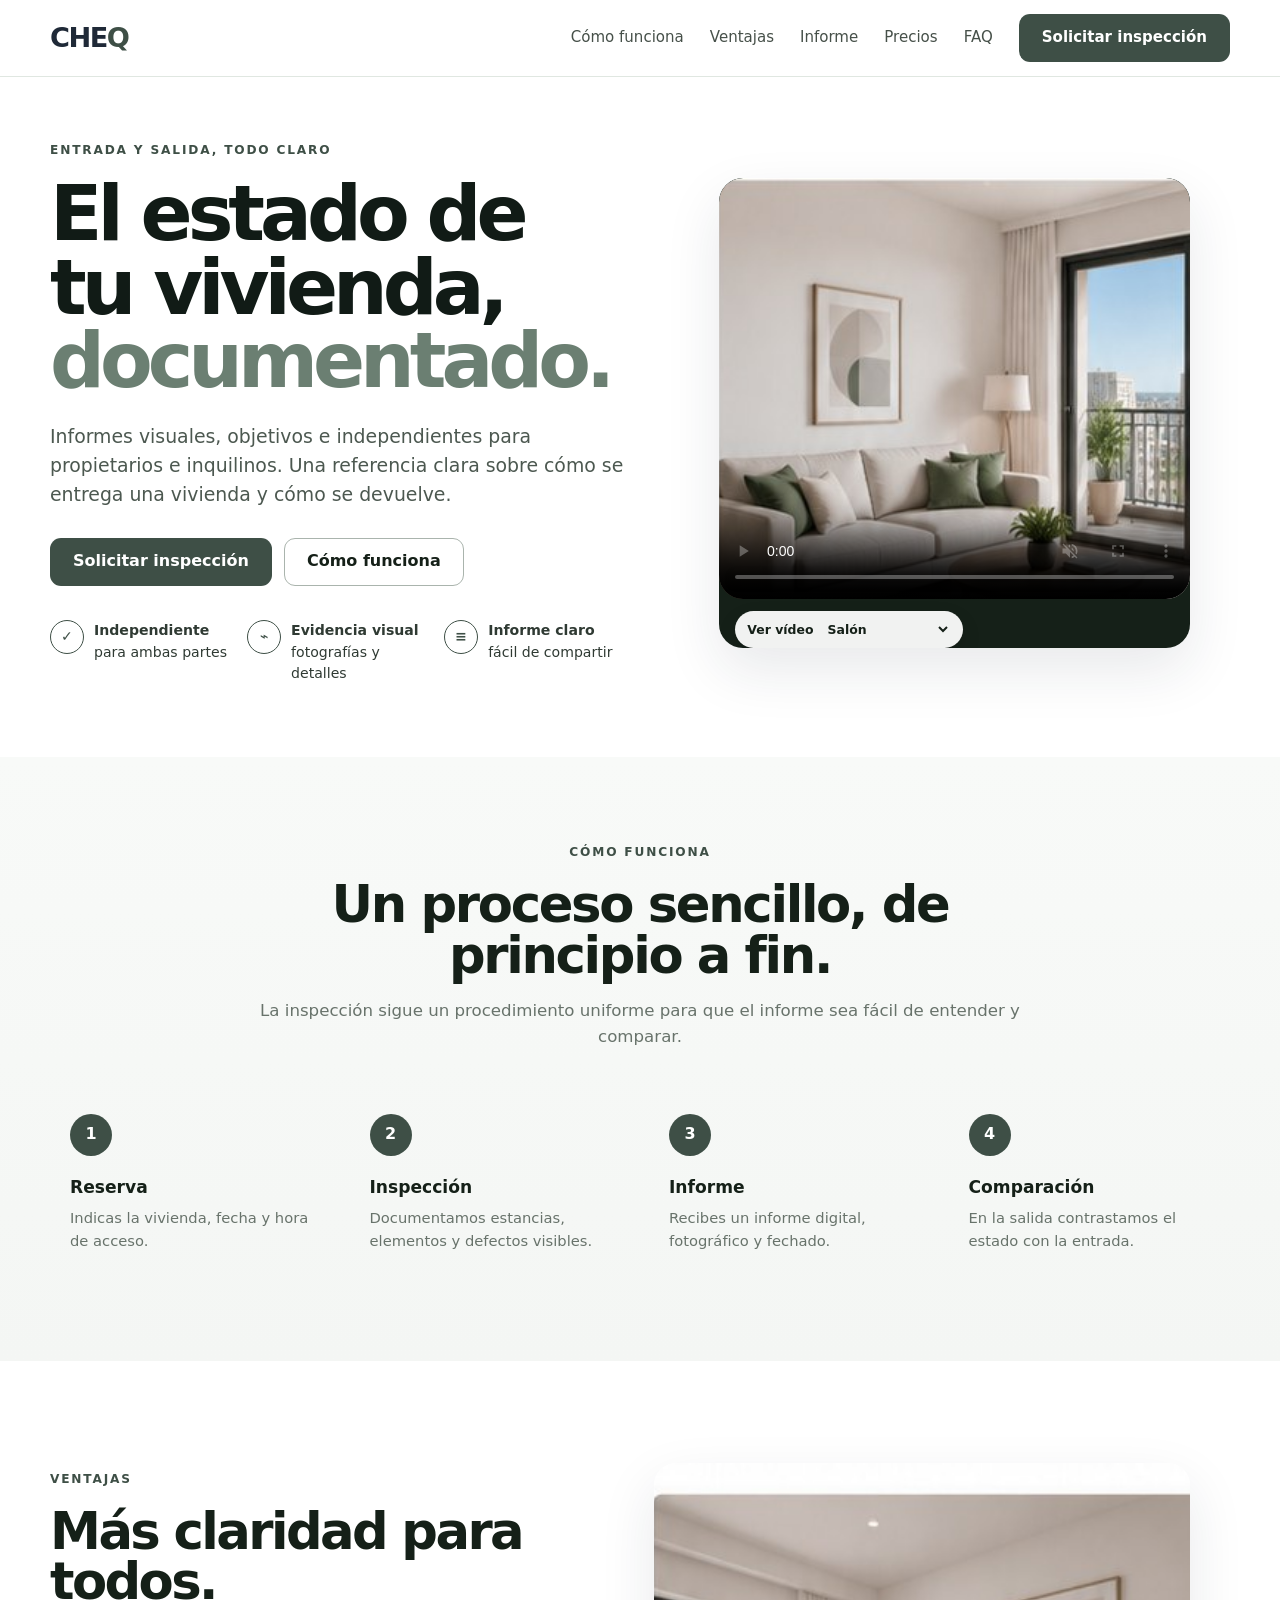
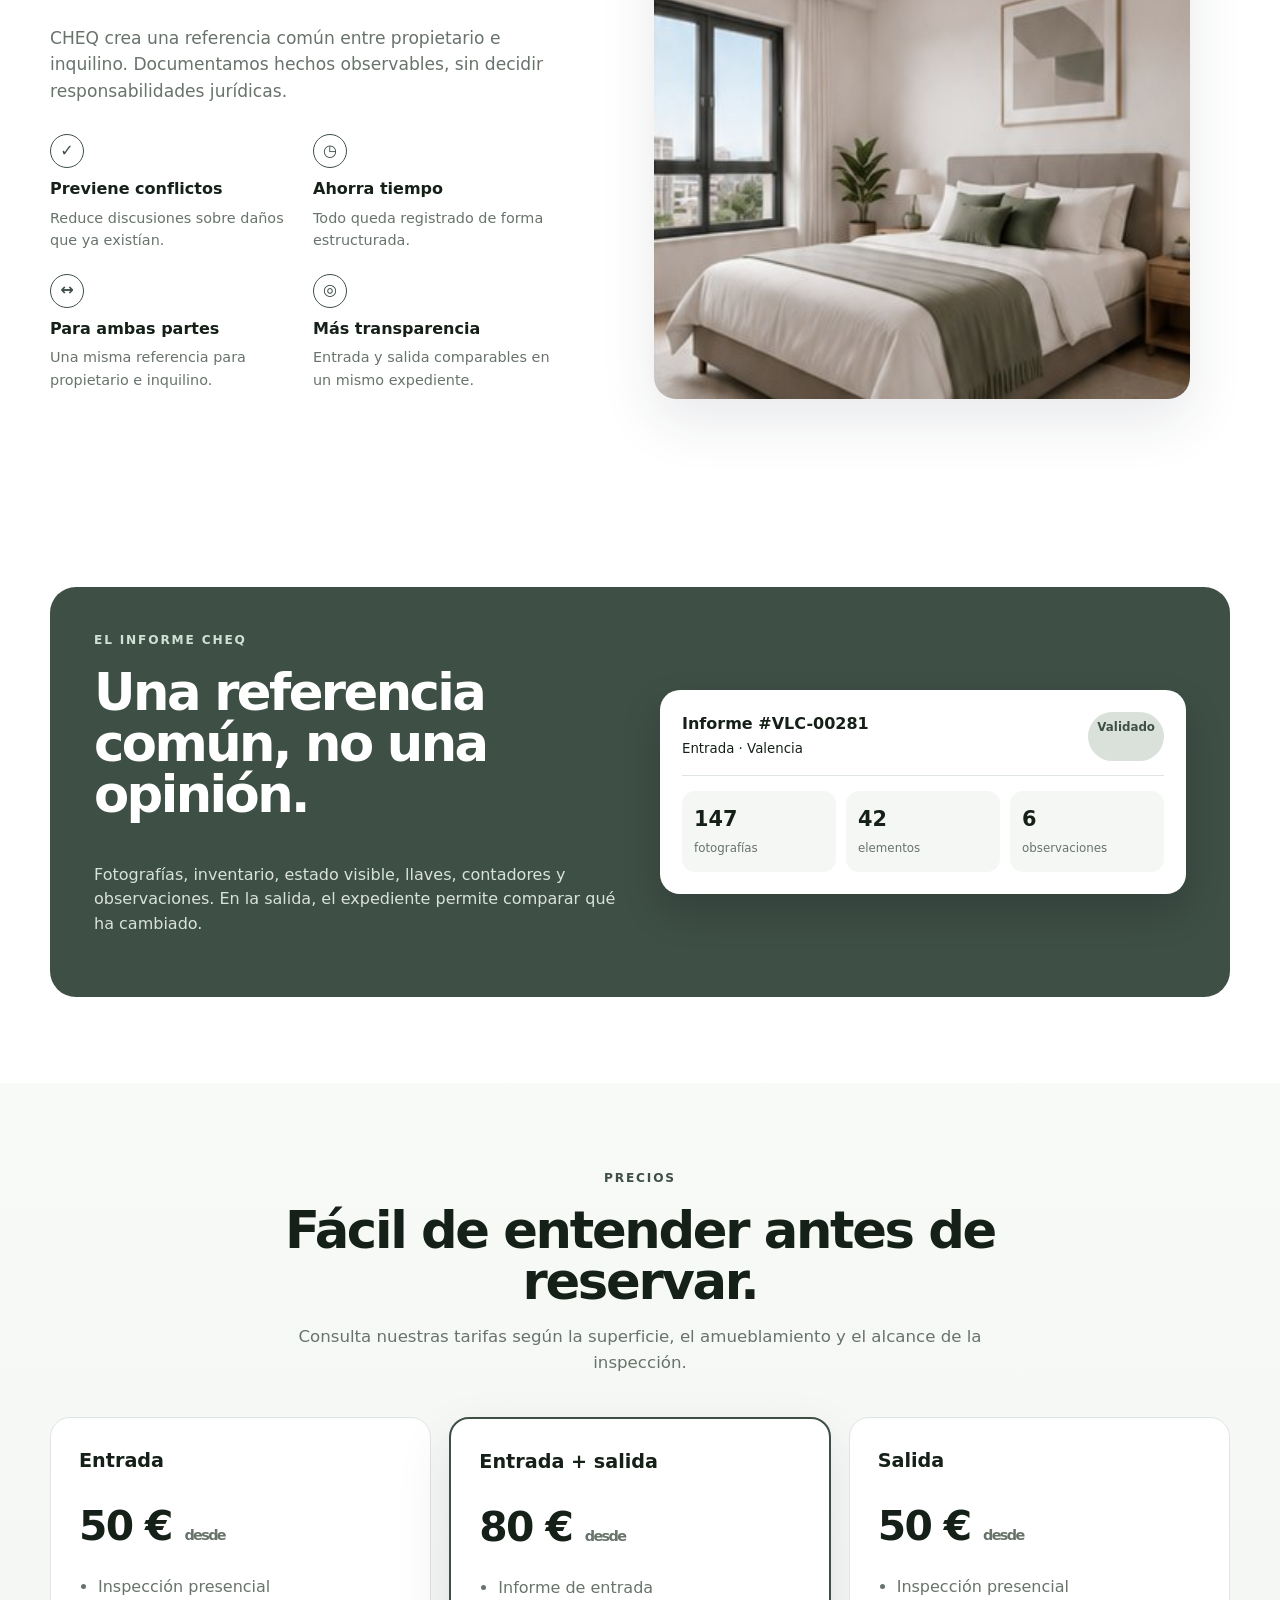
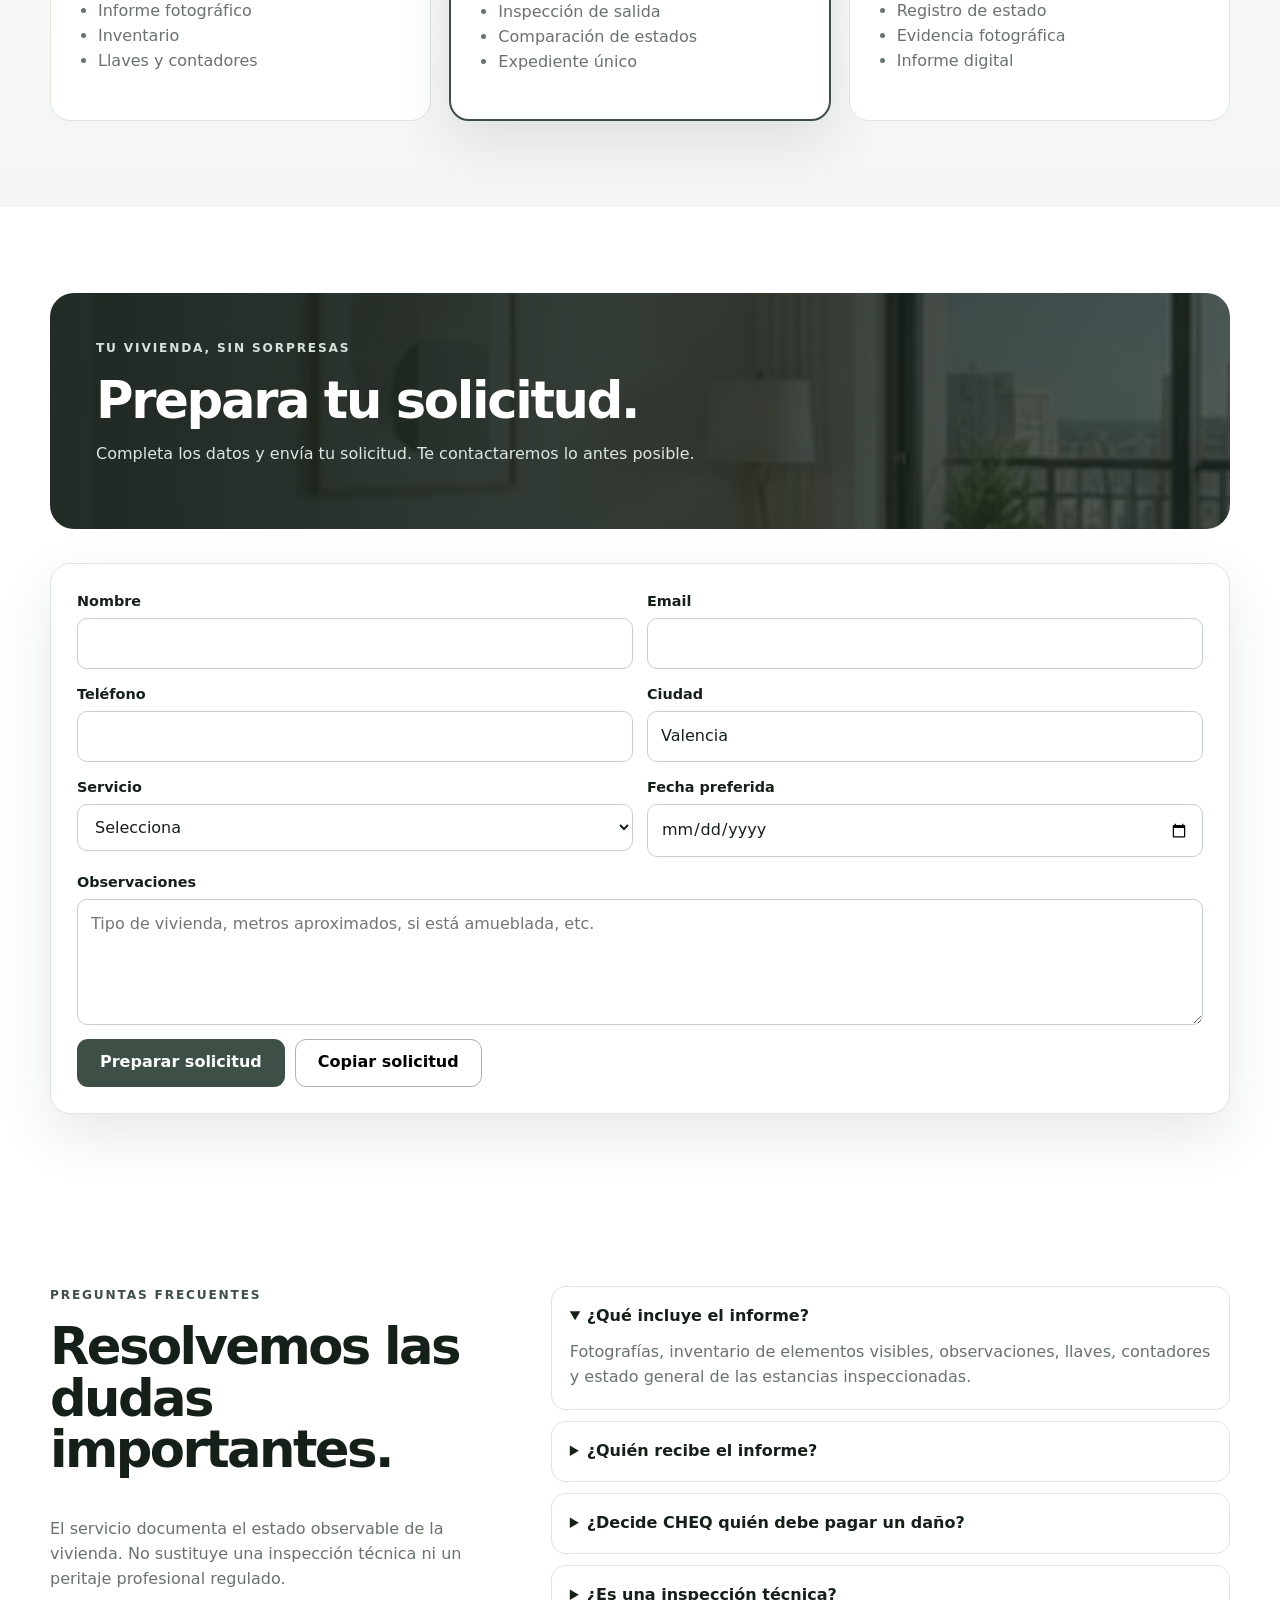
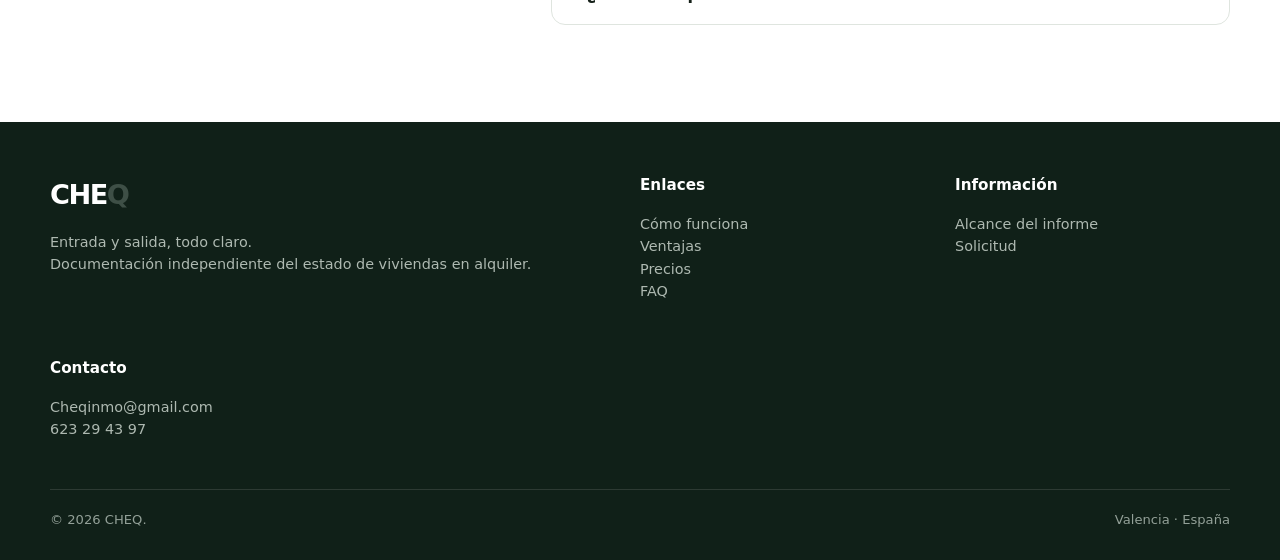
<file: index.html>
<!doctype html>
<html lang="es">
<head>
  <meta charset="utf-8">
  <meta name="viewport" content="width=device-width, initial-scale=1, viewport-fit=cover">
  <title>CHEQ | Estado de vivienda documentado</title>
  <meta name="description" content="CHEQ documenta de forma independiente el estado de una vivienda en alquiler mediante inspección visual, fotografías e informe para propietario e inquilino.">
  <meta name="robots" content="index,follow,max-image-preview:large">
  <meta name="theme-color" content="#3E4F46">
  <link id="canonical-url" rel="canonical" href="./">
  <link rel="icon" href="assets/icons/favicon.svg" type="image/svg+xml">
  <link rel="manifest" href="site.webmanifest">
  <meta property="og:type" content="website">
  <meta property="og:title" content="CHEQ | Entrada y salida, todo claro">
  <meta property="og:description" content="Informes visuales, objetivos e independientes del estado de viviendas en alquiler.">
  <meta property="og:locale" content="es_ES">
  <meta id="og-url" property="og:url" content="">
  <meta id="og-image" property="og:image" content="">
  <meta name="twitter:card" content="summary_large_image">
  <link rel="preload" href="assets/images/hero-salon.jpg" as="image" fetchpriority="high">
  <link rel="stylesheet" href="assets/css/styles.css">
  <script src="assets/js/app.js" defer></script>
</head>
<body>
<a class="skip-link" href="#contenido">Saltar al contenido</a>
<header>
  <div class="wrap nav" aria-label="Navegación principal">
    <a href="#inicio" class="brand" aria-label="CHEQ, inicio">CHE<b>Q</b></a>
    <nav class="nav-links" aria-label="Secciones">
      <a href="#como">Cómo funciona</a>
      <a href="#ventajas">Ventajas</a>
      <a href="#informe">Informe</a>
      <a href="#precios">Precios</a>
      <a href="#faq">FAQ</a>
      <a href="#reservar" class="btn primary">Solicitar inspección</a>
    </nav>
    <a href="#reservar" class="btn primary mobile-cta">Solicitar</a>
  </div>
</header>

<main id="contenido">
<section class="hero" id="inicio">
  <div class="wrap hero-grid">
    <div>
      <div class="eyebrow">Entrada y salida, todo claro</div>
      <h1>El estado de tu vivienda, <span class="accent">documentado.</span></h1>
      <p class="lead">Informes visuales, objetivos e independientes para propietarios e inquilinos. Una referencia clara sobre cómo se entrega una vivienda y cómo se devuelve.</p>
      <div class="actions">
        <a class="btn primary" href="#reservar">Solicitar inspección</a>
        <a class="btn secondary" href="#como">Cómo funciona</a>
      </div>
      <div class="trust-row">
        <div class="trust"><span class="ico" aria-hidden="true">✓</span><span><strong>Independiente</strong><br>para ambas partes</span></div>
        <div class="trust"><span class="ico" aria-hidden="true">⌁</span><span><strong>Evidencia visual</strong><br>fotografías y detalles</span></div>
        <div class="trust"><span class="ico" aria-hidden="true">≡</span><span><strong>Informe claro</strong><br>fácil de compartir</span></div>
      </div>
    </div>
    <figure class="hero-photo">
      <video id="room-video" class="hero-video" controls muted playsinline preload="metadata" poster="assets/images/hero-salon.jpg" aria-label="Vídeo de la estancia seleccionada">
        <source src="assets/videos/salon.mp4" type="video/mp4">
        Tu navegador no admite vídeo HTML5.
      </video>
      <label class="room-selector" for="room-select">Ver vídeo
        <select id="room-select" name="room-select">
          <option value="salon">Salón</option>
          <option value="cocina">Cocina</option>
          <option value="bano">Baño</option>
          <option value="hdormitorio">Dormitorio</option>
          <option value="reporte">Reporte virtual</option>
        </select>
      </label>
    </figure>
  </div>
</section>

<section class="tinted" id="como">
  <div class="wrap">
    <div class="section-head">
      <div class="eyebrow">Cómo funciona</div>
      <h2>Un proceso sencillo, de principio a fin.</h2>
      <p>La inspección sigue un procedimiento uniforme para que el informe sea fácil de entender y comparar.</p>
    </div>
    <div class="steps">
      <article class="step"><div class="step-num">1</div><h3>Reserva</h3><p>Indicas la vivienda, fecha y hora de acceso.</p></article>
      <article class="step"><div class="step-num">2</div><h3>Inspección</h3><p>Documentamos estancias, elementos y defectos visibles.</p></article>
      <article class="step"><div class="step-num">3</div><h3>Informe</h3><p>Recibes un informe digital, fotográfico y fechado.</p></article>
      <article class="step"><div class="step-num">4</div><h3>Comparación</h3><p>En la salida contrastamos el estado con la entrada.</p></article>
    </div>
  </div>
</section>

<section id="ventajas">
  <div class="wrap benefits">
    <div class="benefit-copy">
      <div class="eyebrow">Ventajas</div>
      <h2>Más claridad para todos.</h2>
      <p>CHEQ crea una referencia común entre propietario e inquilino. Documentamos hechos observables, sin decidir responsabilidades jurídicas.</p>
      <div class="benefit-grid">
        <div class="benefit"><span class="ico" aria-hidden="true">✓</span><h3>Previene conflictos</h3><p>Reduce discusiones sobre daños que ya existían.</p></div>
        <div class="benefit"><span class="ico" aria-hidden="true">◷</span><h3>Ahorra tiempo</h3><p>Todo queda registrado de forma estructurada.</p></div>
        <div class="benefit"><span class="ico" aria-hidden="true">↔</span><h3>Para ambas partes</h3><p>Una misma referencia para propietario e inquilino.</p></div>
        <div class="benefit"><span class="ico" aria-hidden="true">◎</span><h3>Más transparencia</h3><p>Entrada y salida comparables en un mismo expediente.</p></div>
      </div>
    </div>
    <figure class="bed-photo">
      <img src="assets/images/dormitorio.jpg" alt="Dormitorio moderno y ordenado de un piso preparado para documentar su estado" width="343" height="338" loading="lazy">
    </figure>
  </div>
</section>

<section id="informe">
  <div class="wrap">
    <div class="report">
      <div>
        <div class="eyebrow" style="color:#CFE0D5">El informe CHEQ</div>
        <h2 style="font-size:clamp(2.3rem,4vw,4rem);line-height:1;letter-spacing:-.05em">Una referencia común, no una opinión.</h2>
        <p>Fotografías, inventario, estado visible, llaves, contadores y observaciones. En la salida, el expediente permite comparar qué ha cambiado.</p>
      </div>
      <div class="report-card" aria-label="Ejemplo de resumen de informe">
        <div class="report-card-top">
          <div><strong>Informe #VLC-00281</strong><br><small>Entrada · Valencia</small></div>
          <span class="tag">Validado</span>
        </div>
        <div class="report-metrics">
          <div class="metric"><strong>147</strong><span>fotografías</span></div>
          <div class="metric"><strong>42</strong><span>elementos</span></div>
          <div class="metric"><strong>6</strong><span>observaciones</span></div>
        </div>
      </div>
    </div>
  </div>
</section>

<section class="tinted" id="precios">
  <div class="wrap">
    <div class="section-head">
      <div class="eyebrow">Precios</div>
      <h2>Fácil de entender antes de reservar.</h2>
      <p>Consulta nuestras tarifas según la superficie, el amueblamiento y el alcance de la inspección.</p>
    </div>
    <div class="pricing">
      <article class="price-card"><h3>Entrada</h3><div class="price">50 € <small>desde</small></div><ul><li>Inspección presencial</li><li>Informe fotográfico</li><li>Inventario</li><li>Llaves y contadores</li></ul></article>
      <article class="price-card featured"><h3>Entrada + salida</h3><div class="price">80 € <small>desde</small></div><ul><li>Informe de entrada</li><li>Inspección de salida</li><li>Comparación de estados</li><li>Expediente único</li></ul></article>
      <article class="price-card"><h3>Salida</h3><div class="price">50 € <small>desde</small></div><ul><li>Inspección presencial</li><li>Registro de estado</li><li>Evidencia fotográfica</li><li>Informe digital</li></ul></article>
    </div>
  </div>
</section>

<section id="reservar">
  <div class="wrap">
    <div class="cta">
      <div>
        <div class="eyebrow" style="color:#D8E2DB">Tu vivienda, sin sorpresas</div>
        <h2>Prepara tu solicitud.</h2>
        <p>Completa los datos y envía tu solicitud. Te contactaremos lo antes posible.</p>
      </div>
    </div>
    <div class="request-card">
      <form id="request-form" action="https://api.web3forms.com/submit" method="POST">
        <input type="hidden" name="access_key" value="9aa3a113-e042-444b-abad-5b456d965625">
        <input type="hidden" name="subject" value="Nueva solicitud de inspección CHEQ">
        <input type="hidden" name="from_name" value="CHEQ Web">
        <input type="hidden" name="to_email" value="cheqinmo@gmail.com">
        <input type="checkbox" name="botcheck" style="display:none">
        <div class="form-grid">
          <div class="field"><label for="nombre">Nombre</label><input id="nombre" name="nombre" autocomplete="name" required></div>
          <div class="field"><label for="email">Email</label><input id="email" name="email" type="email" autocomplete="email" required></div>
          <div class="field"><label for="telefono">Teléfono</label><input id="telefono" name="telefono" type="tel" autocomplete="tel"></div>
          <div class="field"><label for="ciudad">Ciudad</label><input id="ciudad" name="ciudad" value="Valencia" autocomplete="address-level2" required></div>
          <div class="field"><label for="servicio">Servicio</label><select id="servicio" name="servicio" required><option value="">Selecciona</option><option>Entrada</option><option>Salida</option><option>Entrada + salida</option></select></div>
          <div class="field"><label for="fecha">Fecha preferida</label><input id="fecha" name="fecha" type="date"></div>
          <div class="field full"><label for="observaciones">Observaciones</label><textarea id="observaciones" name="observaciones" rows="4" placeholder="Tipo de vivienda, metros aproximados, si está amueblada, etc."></textarea></div>
        </div>
        <div class="form-actions">
          <button class="btn primary" type="submit">Preparar solicitud</button>
          <button class="btn secondary" type="button" id="copy-request">Copiar solicitud</button>
        </div>
        <div id="request-output" class="request-output" tabindex="-1" aria-live="polite"></div>
      </form>
    </div>
  </div>
</section>

<section id="faq">
  <div class="wrap faq-wrap">
    <div>
      <div class="eyebrow">Preguntas frecuentes</div>
      <h2>Resolvemos las dudas importantes.</h2>
      <p style="color:var(--muted)">El servicio documenta el estado observable de la vivienda. No sustituye una inspección técnica ni un peritaje profesional regulado.</p>
    </div>
    <div>
      <details open><summary>¿Qué incluye el informe?</summary><p>Fotografías, inventario de elementos visibles, observaciones, llaves, contadores y estado general de las estancias inspeccionadas.</p></details>
      <details><summary>¿Quién recibe el informe?</summary><p>El modelo está pensado para que propietario y/o inquilino puedan disponer de la misma referencia documental.</p></details>
      <details><summary>¿Decide CHEQ quién debe pagar un daño?</summary><p>No. CHEQ registra hechos observables y cambios entre entrada y salida, pero no atribuye responsabilidades jurídicas.</p></details>
      <details><summary>¿Es una inspección técnica?</summary><p>No. No certificamos instalaciones ni diagnosticamos patologías estructurales o técnicas.</p></details>
    </div>
  </div>
</section>
</main>

<footer>
  <div class="wrap">
    <div class="footer-grid">
      <div><div class="brand">CHE<b>Q</b></div><p>Entrada y salida, todo claro.<br>Documentación independiente del estado de viviendas en alquiler.</p></div>
      <div><h3>Enlaces</h3><p><a href="#como">Cómo funciona</a><br><a href="#ventajas">Ventajas</a><br><a href="#precios">Precios</a><br><a href="#faq">FAQ</a></p></div>
      <div><h3>Información</h3><p><a href="#informe">Alcance del informe</a><br><a href="#reservar">Solicitud</a></p></div>
      <div><h3>Contacto</h3><p><a href="mailto:cheqinmo@gmail.com">Cheqinmo@gmail.com</a><br><a href="tel:+34623294397">623 29 43 97</a></p></div>
    </div>
    <div class="legal"><span>© 2026 CHEQ.</span><span>Valencia · España</span></div>
  </div>
</footer>
</body>
</html>
</file>
<file: assets/css/styles.css>
:root {
  --carbon:#1F2937;
  --sage:#6B7F72;
  --mist:#D9E1DA;
  --sand:#F6F5F1;
  --olive:#3E4F46;
  --ink:#152018;
  --muted:#68736B;
  --white:#FFFFFF;
  --line:#DFE5DF;
  --soft:#F8FAF8;
  --shadow:0 22px 55px rgba(31,41,55,.10);
  --radius:22px;
  --max:1180px;
}
*{box-sizing:border-box}
html{scroll-behavior:smooth}
body{margin:0;font-family:Inter,ui-sans-serif,system-ui,-apple-system,BlinkMacSystemFont,"Segoe UI",sans-serif;color:var(--ink);background:#fff;line-height:1.55;-webkit-font-smoothing:antialiased;text-rendering:optimizeLegibility}
img{display:block;max-width:100%}
a{color:inherit;text-decoration:none}
button,input,select,textarea{font:inherit}
button{cursor:pointer}
.wrap{width:min(var(--max),calc(100% - 40px));margin:auto}
.skip-link{position:absolute;left:-999px;top:0;background:#fff;color:#111;padding:10px;z-index:1000}.skip-link:focus{left:10px;top:10px}
header{position:sticky;top:0;z-index:50;background:rgba(255,255,255,.92);backdrop-filter:blur(14px);border-bottom:1px solid rgba(217,225,218,.8)}
.nav{height:76px;display:flex;align-items:center;justify-content:space-between;gap:24px}.brand{font-size:1.7rem;font-weight:900;letter-spacing:-.055em;color:var(--carbon)}.brand b{color:var(--olive)}
.nav-links{display:flex;gap:26px;align-items:center;font-size:.94rem;color:#465049}.nav-links a:hover,.nav-links a:focus-visible{color:var(--olive)}
.btn{display:inline-flex;align-items:center;justify-content:center;min-height:48px;padding:0 22px;border-radius:11px;border:1px solid transparent;font-weight:800;transition:.2s ease}.btn.primary{background:var(--olive);color:#fff}.btn.primary:hover,.btn.primary:focus-visible{transform:translateY(-1px);box-shadow:0 10px 24px rgba(62,79,70,.22)}.btn.secondary{background:#fff;border-color:#AAB4AD}.btn.secondary:hover,.btn.secondary:focus-visible{border-color:var(--olive);color:var(--olive)}.mobile-cta{display:none}
.hero{padding:64px 0 72px}.hero-grid{display:grid;grid-template-columns:1.02fr .98fr;gap:56px;align-items:center}.eyebrow{text-transform:uppercase;letter-spacing:.15em;color:var(--olive);font-weight:900;font-size:.76rem;margin-bottom:17px}
h1,h2,h3{margin-top:0}h1{font-size:clamp(3rem,6vw,5.8rem);line-height:.96;letter-spacing:-.065em;margin-bottom:24px;color:#111B16}h1 .accent{color:var(--sage)}.lead{font-size:1.18rem;color:#4C5850;max-width:640px;margin:0 0 28px}.actions{display:flex;gap:12px;flex-wrap:wrap}.trust-row{display:grid;grid-template-columns:repeat(3,1fr);gap:18px;margin-top:34px}.trust{display:flex;gap:10px;align-items:flex-start;font-size:.88rem;color:#2F3A33}.ico{width:34px;height:34px;flex:0 0 34px;border:1.5px solid var(--olive);border-radius:50%;display:grid;place-items:center;color:var(--olive);font-weight:900}
.hero-photo{position:relative;border-radius:24px;overflow:hidden;box-shadow:var(--shadow);aspect-ratio:1/1;background:var(--sand)}.hero-photo img{width:100%;height:100%;object-fit:cover}.photo-badge{position:absolute;right:18px;bottom:18px;background:rgba(255,255,255,.94);backdrop-filter:blur(10px);padding:13px 16px;border-radius:14px;display:flex;align-items:center;gap:12px;max-width:230px;box-shadow:0 12px 30px rgba(0,0,0,.10);font-size:.86rem;font-weight:800}.check{width:34px;height:34px;border-radius:50%;display:grid;place-items:center;background:var(--olive);color:#fff;flex:0 0 34px}
section{padding:86px 0}.tinted{background:linear-gradient(180deg,#F8FAF8,#F4F6F4)}.section-head{max-width:760px;margin:0 auto 42px;text-align:center}.section-head h2{font-size:clamp(2.1rem,4vw,3.4rem);line-height:1;letter-spacing:-.045em;margin-bottom:14px}.section-head p{color:var(--muted);font-size:1.04rem}
.steps{display:grid;grid-template-columns:repeat(4,1fr);gap:18px}.step{padding:22px 20px}.step-num{width:42px;height:42px;border-radius:50%;background:var(--olive);color:white;display:grid;place-items:center;font-weight:900;margin-bottom:18px}.step h3{font-size:1.07rem;margin-bottom:7px}.step p{color:var(--muted);font-size:.92rem;margin:0}
.benefits{display:grid;grid-template-columns:.9fr 1.1fr;gap:60px;align-items:center}.benefit-copy h2{font-size:clamp(2.35rem,4vw,4rem);line-height:.98;letter-spacing:-.05em;margin-bottom:18px}.benefit-copy>p{color:var(--muted);font-size:1.07rem}.benefit-grid{display:grid;grid-template-columns:1fr 1fr;gap:22px;margin-top:30px}.benefit h3{font-size:1rem;margin:9px 0 5px}.benefit p{font-size:.9rem;color:var(--muted);margin:0}.bed-photo{border-radius:22px;overflow:hidden;aspect-ratio:1/1;box-shadow:var(--shadow)}.bed-photo img{width:100%;height:100%;object-fit:cover}
.report{background:var(--olive);color:white;border-radius:26px;padding:44px;display:grid;grid-template-columns:1fr 1fr;gap:40px;align-items:center}.report p{color:#D8E2DB}.report-card{background:white;color:var(--ink);border-radius:20px;padding:22px;box-shadow:0 18px 38px rgba(0,0,0,.18)}.report-card-top{display:flex;justify-content:space-between;gap:16px;border-bottom:1px solid var(--line);padding-bottom:14px}.tag{background:var(--mist);color:var(--olive);padding:6px 9px;border-radius:999px;font-size:.74rem;font-weight:800}.report-metrics{display:grid;grid-template-columns:repeat(3,1fr);gap:10px;margin-top:15px}.metric{background:#F5F7F5;border-radius:13px;padding:12px}.metric strong{display:block;font-size:1.3rem}.metric span{font-size:.74rem;color:var(--muted)}
.pricing{display:grid;grid-template-columns:repeat(3,1fr);gap:18px}.price-card{border:1px solid var(--line);border-radius:20px;padding:28px;background:#fff}.price-card.featured{border:2px solid var(--olive);box-shadow:var(--shadow)}.price-card h3{font-size:1.2rem}.price{font-size:2.55rem;font-weight:900;letter-spacing:-.04em;margin:12px 0}.price small{font-size:.9rem;color:var(--muted);font-weight:600}.price-card ul{padding-left:19px;color:var(--muted)}
.cta{color:#fff;border-radius:24px;padding:46px;overflow:hidden;position:relative;background:linear-gradient(90deg,rgba(20,31,24,.94),rgba(20,31,24,.72)),url('../images/hero-salon.jpg') center/cover no-repeat;display:flex;justify-content:space-between;gap:28px;align-items:center}.cta h2{font-size:clamp(2rem,4vw,3.5rem);line-height:1;letter-spacing:-.045em;margin:0}.cta p{color:#DDE6DF}
.request-card{margin-top:34px;background:#fff;color:var(--ink);border-radius:20px;padding:26px;box-shadow:var(--shadow);border:1px solid var(--line)}.form-grid{display:grid;grid-template-columns:1fr 1fr;gap:14px}.field{display:flex;flex-direction:column;gap:6px}.field.full{grid-column:1/-1}.field label{font-weight:800;font-size:.9rem}.field input,.field select,.field textarea{width:100%;border:1px solid #C9D1CB;border-radius:10px;padding:12px 13px;background:#fff;color:var(--ink)}.field input:focus,.field select:focus,.field textarea:focus{outline:2px solid rgba(107,127,114,.25);border-color:var(--olive)}.form-actions{display:flex;gap:10px;flex-wrap:wrap;margin-top:14px}.form-note{font-size:.83rem;color:var(--muted);margin-top:10px}.request-output{display:none;margin-top:14px;padding:14px;border-radius:12px;background:var(--soft);border:1px solid var(--line);white-space:pre-wrap;font-size:.88rem}.request-output.visible{display:block}
.faq-wrap{display:grid;grid-template-columns:.8fr 1.2fr;gap:48px;align-items:start}.faq-wrap h2{font-size:clamp(2.2rem,4vw,3.7rem);line-height:1;letter-spacing:-.05em}details{border:1px solid var(--line);border-radius:14px;padding:17px 18px;background:#fff;margin-bottom:11px}summary{font-weight:800;cursor:pointer}details p{color:var(--muted);margin:12px 0 2px}
footer{background:#102018;color:#D6DFD8;padding:52px 0 30px}.footer-grid{display:grid;grid-template-columns:1.4fr .7fr .7fr;gap:40px}footer .brand{color:white}footer p,footer a{color:#AEB9B1;font-size:.9rem}footer h3{color:white;font-size:.95rem}.legal{border-top:1px solid #2D3A33;margin-top:34px;padding-top:20px;display:flex;justify-content:space-between;gap:20px;flex-wrap:wrap;font-size:.82rem;color:#93A098}
@media (max-width:960px){.nav-links a:not(.btn){display:none}.hero-grid,.benefits,.report,.faq-wrap{grid-template-columns:1fr}.hero{padding-top:46px}.hero-photo{max-height:560px}.steps{grid-template-columns:repeat(2,1fr)}.pricing{grid-template-columns:1fr}.report-card{max-width:600px}.benefits{gap:40px}}
@media (max-width:640px){.wrap{width:min(100% - 28px,var(--max))}.nav{height:68px}.nav-links{display:none}.mobile-cta{display:inline-flex}h1{font-size:clamp(2.8rem,14vw,4.4rem)}.hero{padding:38px 0 58px}.hero-grid{gap:34px}.trust-row,.steps,.benefit-grid,.report-metrics,.form-grid{grid-template-columns:1fr}.trust-row{gap:12px}.hero-photo,.bed-photo{aspect-ratio:4/3}section{padding:66px 0}.report{padding:28px}.cta{padding:32px 24px;align-items:flex-start;flex-direction:column}.footer-grid{grid-template-columns:1fr}.actions .btn{width:100%}.field.full{grid-column:auto}}
@media (prefers-reduced-motion:reduce){html{scroll-behavior:auto}*,*::before,*::after{animation-duration:.01ms!important;animation-iteration-count:1!important;transition-duration:.01ms!important}}


/* Selector de vídeos del hero */
.hero-photo{position:relative;overflow:hidden;display:flex;flex-direction:column;justify-content:flex-end;gap:12px;background:var(--ink);}
.hero-video{display:block;width:100%;height:100%;min-height:286px;object-fit:cover;border-radius:inherit;background:#24322d;}
.room-selector{align-self:flex-start;display:flex;align-items:center;gap:10px;margin:0 16px 0;padding:9px 12px;border-radius:999px;background:rgba(255,255,255,.94);color:var(--ink);font-size:.78rem;font-weight:700;box-shadow:0 8px 20px rgba(0,0,0,.12);}
.room-selector select{border:0;background:transparent;color:var(--ink);font:inherit;font-weight:800;cursor:pointer;outline:none;}
.hero-photo .photo-badge{position:relative;inset:auto;margin:0 16px 16px;}
@media (max-width:640px){.hero-video{min-height:240px}.room-selector{align-self:stretch;justify-content:space-between;margin-inline:12px}.hero-photo .photo-badge{margin-inline:12px;margin-bottom:12px;}}
</file>
